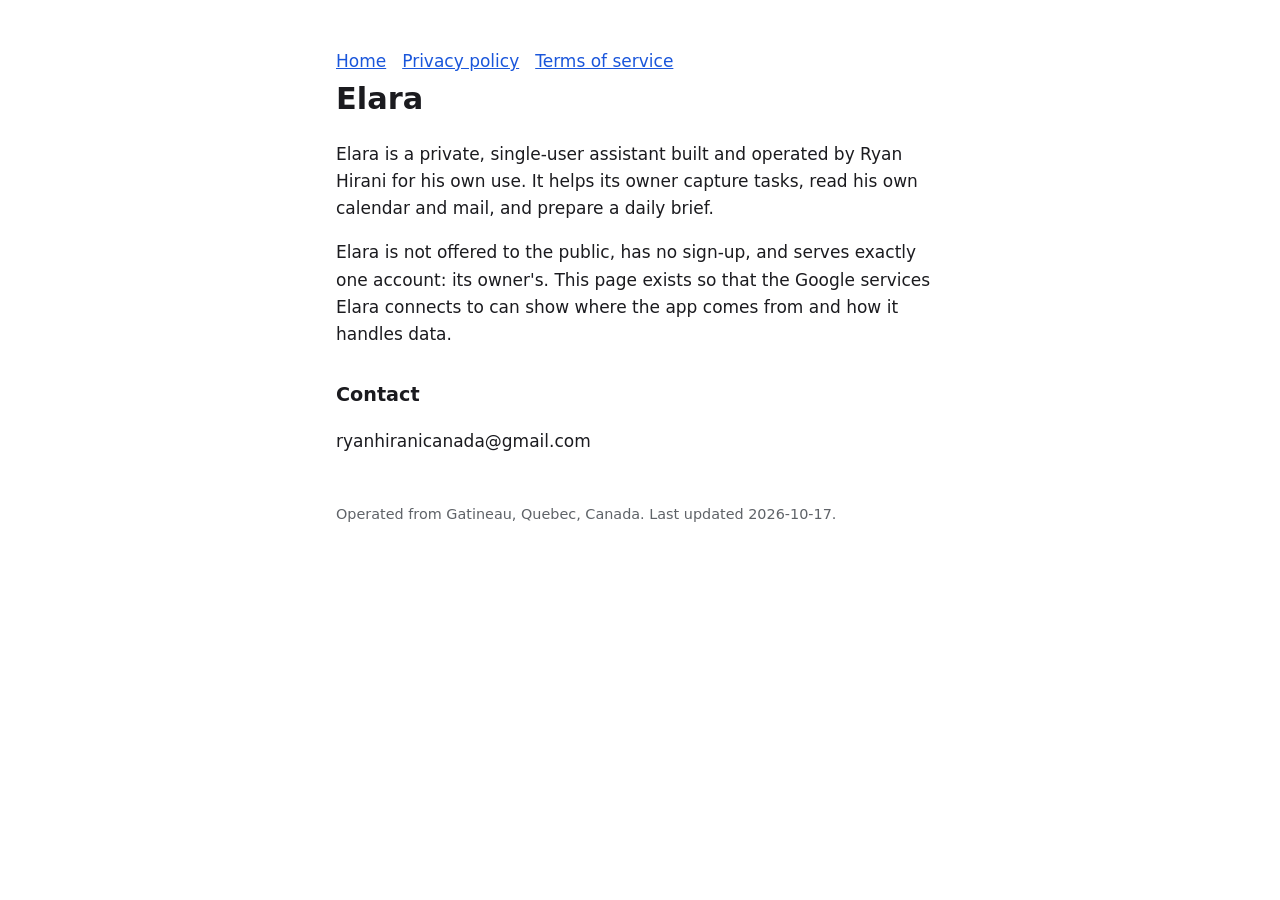
<file: index.html>
<!doctype html><html lang="en"><head><meta charset="utf-8"><meta name="viewport" content="width=device-width,initial-scale=1"><meta name="robots" content="noindex,nofollow,noarchive"><title>Elara</title><link rel="stylesheet" href="/_style.css"></head>
<body><main><nav><a href="/">Home</a><a href="/privacy.html">Privacy policy</a><a href="/terms.html">Terms of service</a></nav>
<h1>Elara</h1>
<p>Elara is a private, single-user assistant built and operated by Ryan Hirani for his own use. It helps its owner capture tasks, read his own calendar and mail, and prepare a daily brief.</p>
<p>Elara is not offered to the public, has no sign-up, and serves exactly one account: its owner's. This page exists so that the Google services Elara connects to can show where the app comes from and how it handles data.</p>
<h2>Contact</h2><p>ryanhiranicanada@gmail.com</p>
<footer>Operated from Gatineau, Quebec, Canada. Last updated 2026-10-17.</footer></main></body></html>
</file>
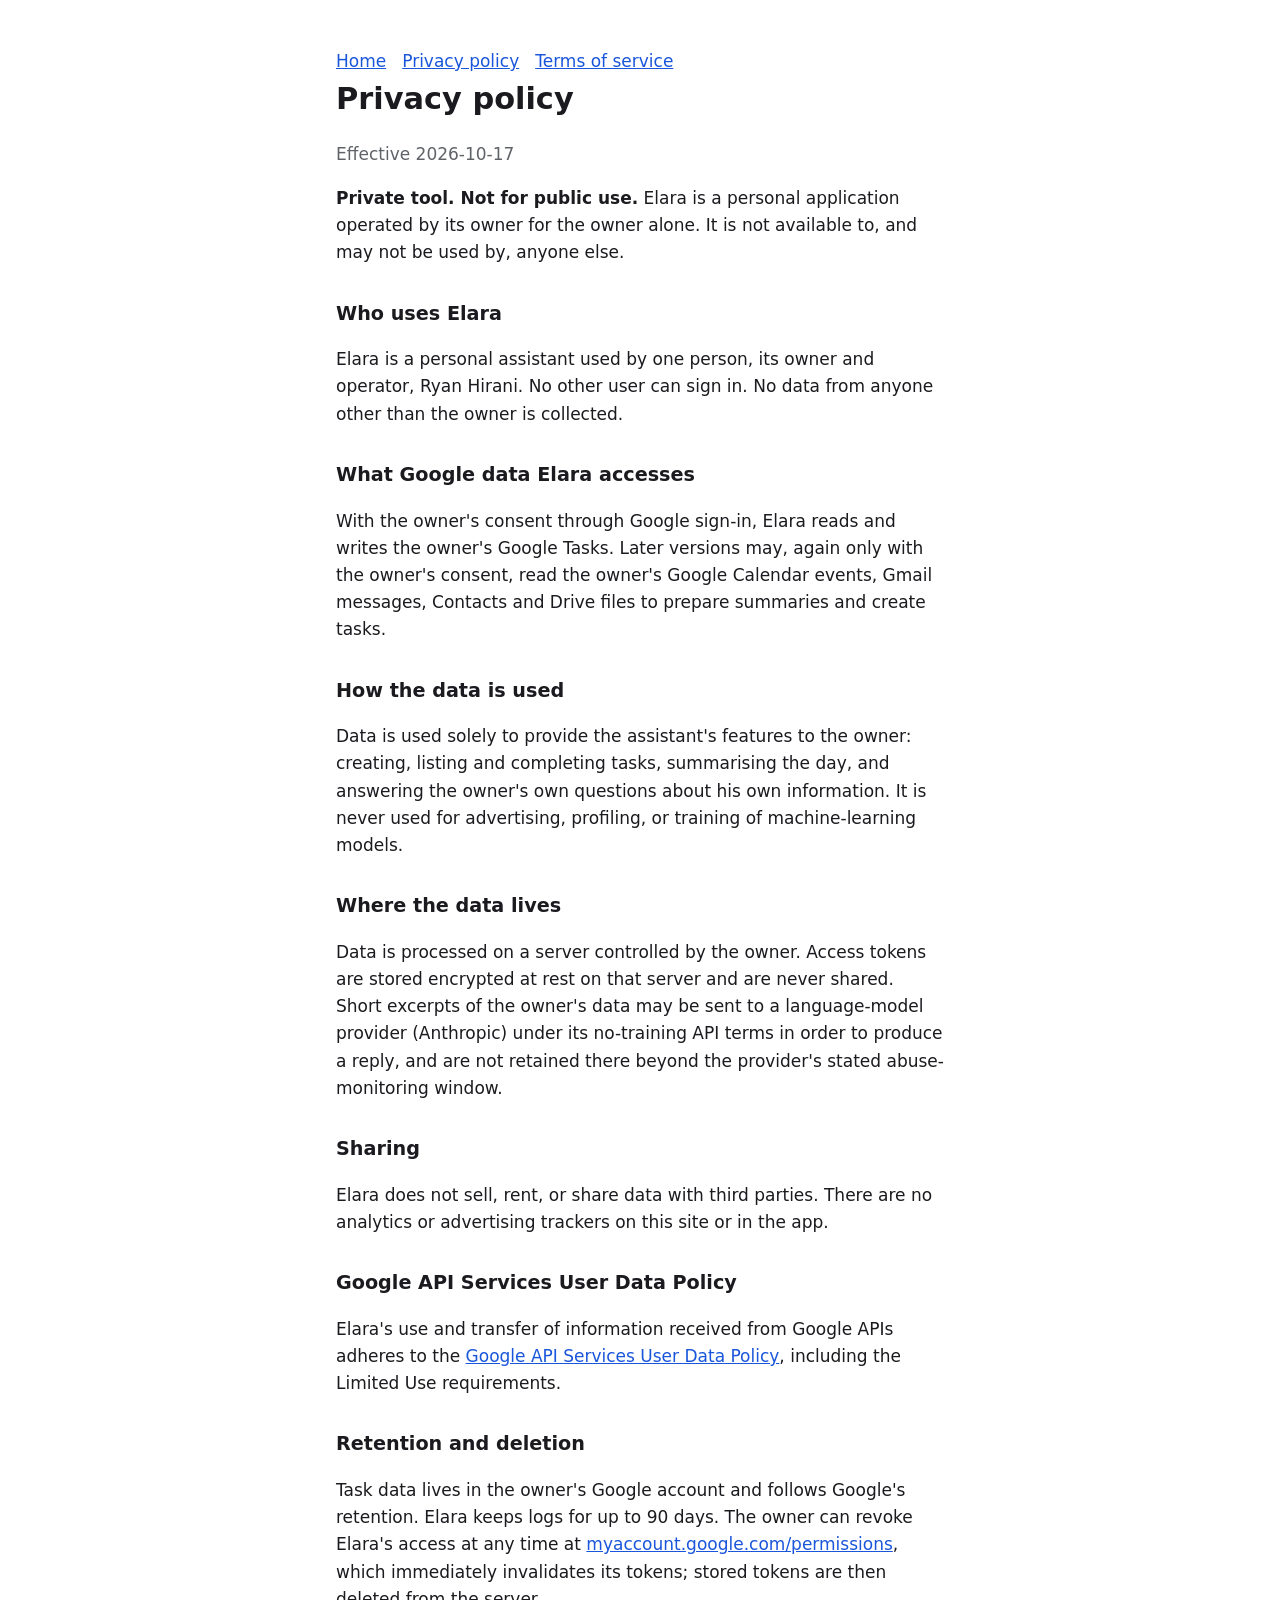
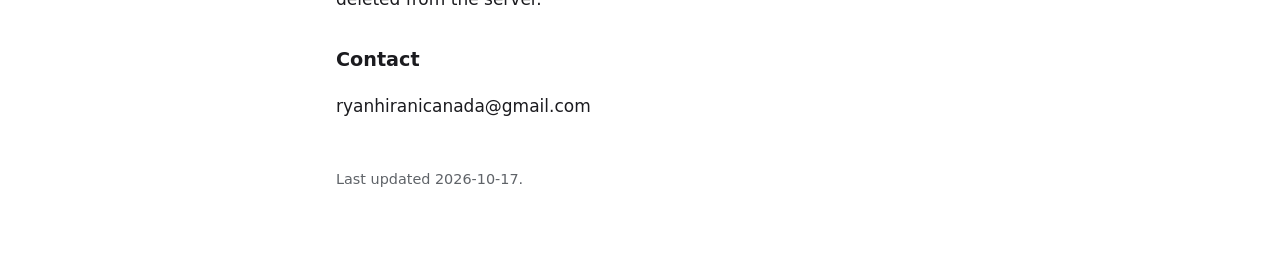
<file: privacy.html>
<!doctype html><html lang="en"><head><meta charset="utf-8"><meta name="viewport" content="width=device-width,initial-scale=1"><meta name="robots" content="noindex,nofollow,noarchive"><title>Elara privacy policy</title><link rel="stylesheet" href="/_style.css"></head>
<body><main><nav><a href="/">Home</a><a href="/privacy.html">Privacy policy</a><a href="/terms.html">Terms of service</a></nav>
<h1>Privacy policy</h1>
<p class="muted">Effective 2026-10-17</p>
<p><strong>Private tool. Not for public use.</strong> Elara is a personal application operated by its owner for the owner alone. It is not available to, and may not be used by, anyone else.</p>
<h2>Who uses Elara</h2><p>Elara is a personal assistant used by one person, its owner and operator, Ryan Hirani. No other user can sign in. No data from anyone other than the owner is collected.</p>
<h2>What Google data Elara accesses</h2><p>With the owner's consent through Google sign-in, Elara reads and writes the owner's Google Tasks. Later versions may, again only with the owner's consent, read the owner's Google Calendar events, Gmail messages, Contacts and Drive files to prepare summaries and create tasks.</p>
<h2>How the data is used</h2><p>Data is used solely to provide the assistant's features to the owner: creating, listing and completing tasks, summarising the day, and answering the owner's own questions about his own information. It is never used for advertising, profiling, or training of machine-learning models.</p>
<h2>Where the data lives</h2><p>Data is processed on a server controlled by the owner. Access tokens are stored encrypted at rest on that server and are never shared. Short excerpts of the owner's data may be sent to a language-model provider (Anthropic) under its no-training API terms in order to produce a reply, and are not retained there beyond the provider's stated abuse-monitoring window.</p>
<h2>Sharing</h2><p>Elara does not sell, rent, or share data with third parties. There are no analytics or advertising trackers on this site or in the app.</p>
<h2>Google API Services User Data Policy</h2><p>Elara's use and transfer of information received from Google APIs adheres to the <a href="https://developers.google.com/terms/api-services-user-data-policy">Google API Services User Data Policy</a>, including the Limited Use requirements.</p>
<h2>Retention and deletion</h2><p>Task data lives in the owner's Google account and follows Google's retention. Elara keeps logs for up to 90 days. The owner can revoke Elara's access at any time at <a href="https://myaccount.google.com/permissions">myaccount.google.com/permissions</a>, which immediately invalidates its tokens; stored tokens are then deleted from the server.</p>
<h2>Contact</h2><p>ryanhiranicanada@gmail.com</p>
<footer>Last updated 2026-10-17.</footer></main></body></html>
</file>
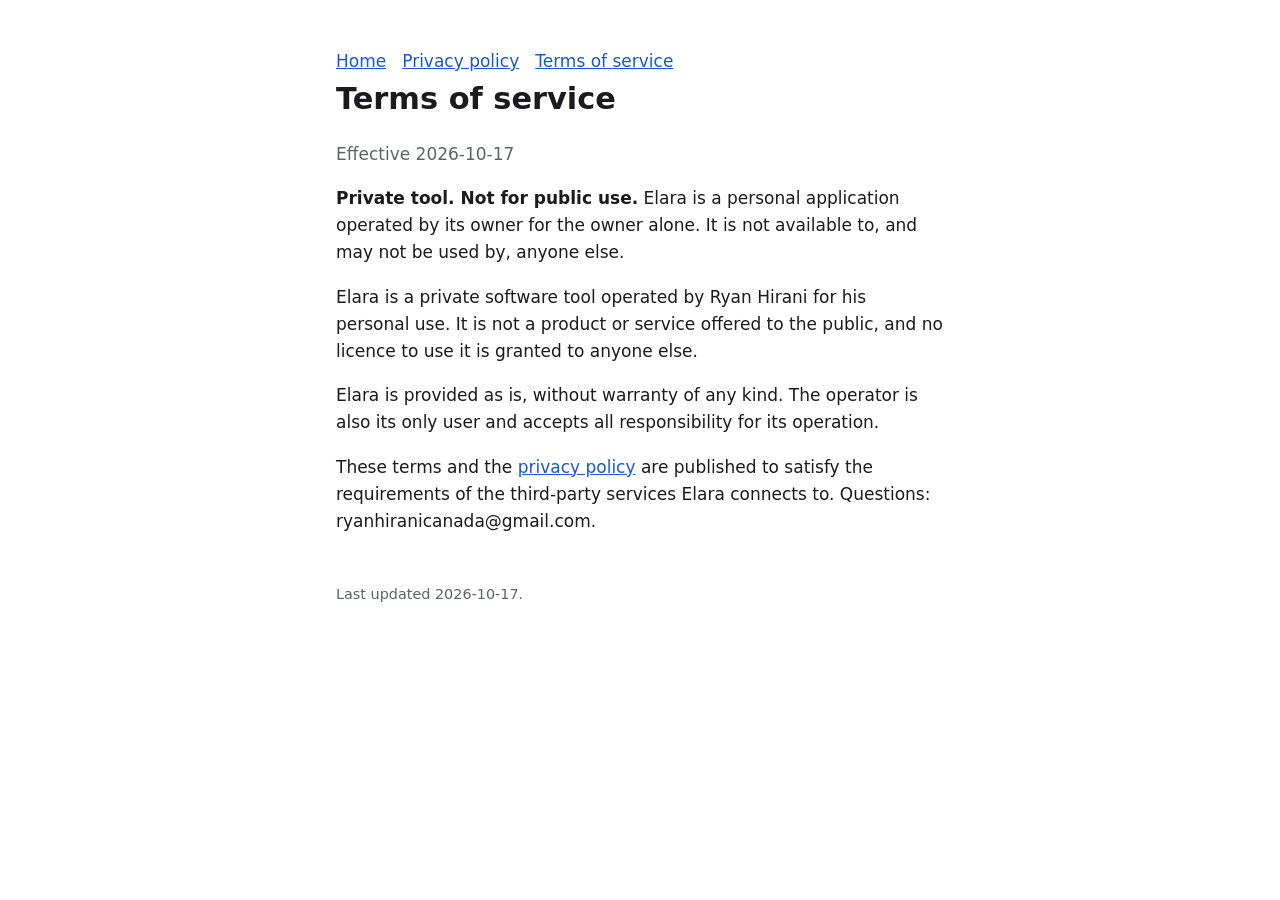
<file: terms.html>
<!doctype html><html lang="en"><head><meta charset="utf-8"><meta name="viewport" content="width=device-width,initial-scale=1"><meta name="robots" content="noindex,nofollow,noarchive"><title>Elara terms of service</title><link rel="stylesheet" href="/_style.css"></head>
<body><main><nav><a href="/">Home</a><a href="/privacy.html">Privacy policy</a><a href="/terms.html">Terms of service</a></nav>
<h1>Terms of service</h1>
<p class="muted">Effective 2026-10-17</p>
<p><strong>Private tool. Not for public use.</strong> Elara is a personal application operated by its owner for the owner alone. It is not available to, and may not be used by, anyone else.</p>
<p>Elara is a private software tool operated by Ryan Hirani for his personal use. It is not a product or service offered to the public, and no licence to use it is granted to anyone else.</p>
<p>Elara is provided as is, without warranty of any kind. The operator is also its only user and accepts all responsibility for its operation.</p>
<p>These terms and the <a href="/privacy.html">privacy policy</a> are published to satisfy the requirements of the third-party services Elara connects to. Questions: ryanhiranicanada@gmail.com.</p>
<footer>Last updated 2026-10-17.</footer></main></body></html>
</file>
<file: _style.css>
:root{--bg:#0f1115;--fg:#e8e8ea;--muted:#9aa0a6;--accent:#8ab4f8;--max:40rem}
@media (prefers-color-scheme: light){:root{--bg:#ffffff;--fg:#1b1b1f;--muted:#5f6368;--accent:#1a56db}}
*{box-sizing:border-box}body{margin:0;background:var(--bg);color:var(--fg);font:17px/1.6 system-ui,-apple-system,Segoe UI,Roboto,sans-serif}
main{max-width:var(--max);margin:0 auto;padding:3rem 1rem 4rem}h1{font-size:1.9rem;margin:0 0 .5rem}h2{font-size:1.2rem;margin:2rem 0 .5rem}
p,li{color:var(--fg)}small,.muted{color:var(--muted)}a{color:var(--accent)}nav a{margin-right:1rem}footer{margin-top:3rem;font-size:.9rem;color:var(--muted)}
</file>
